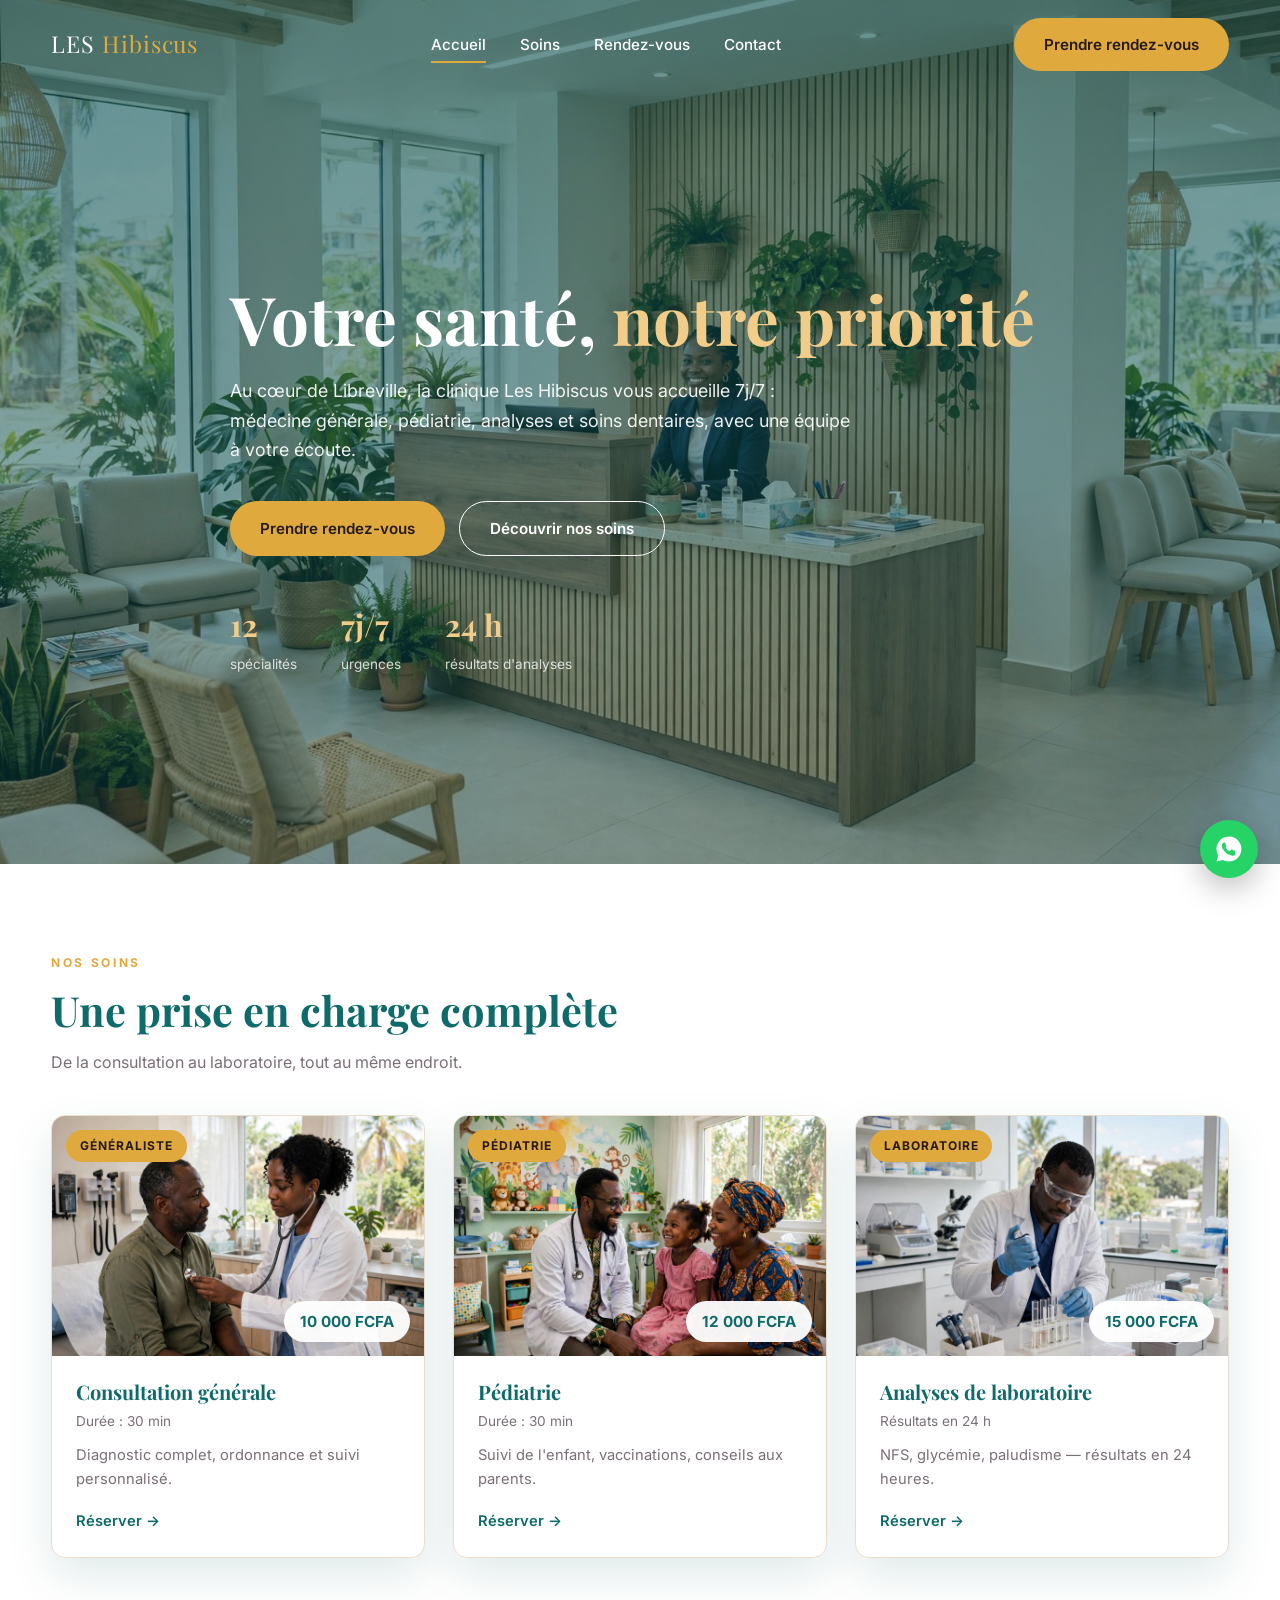
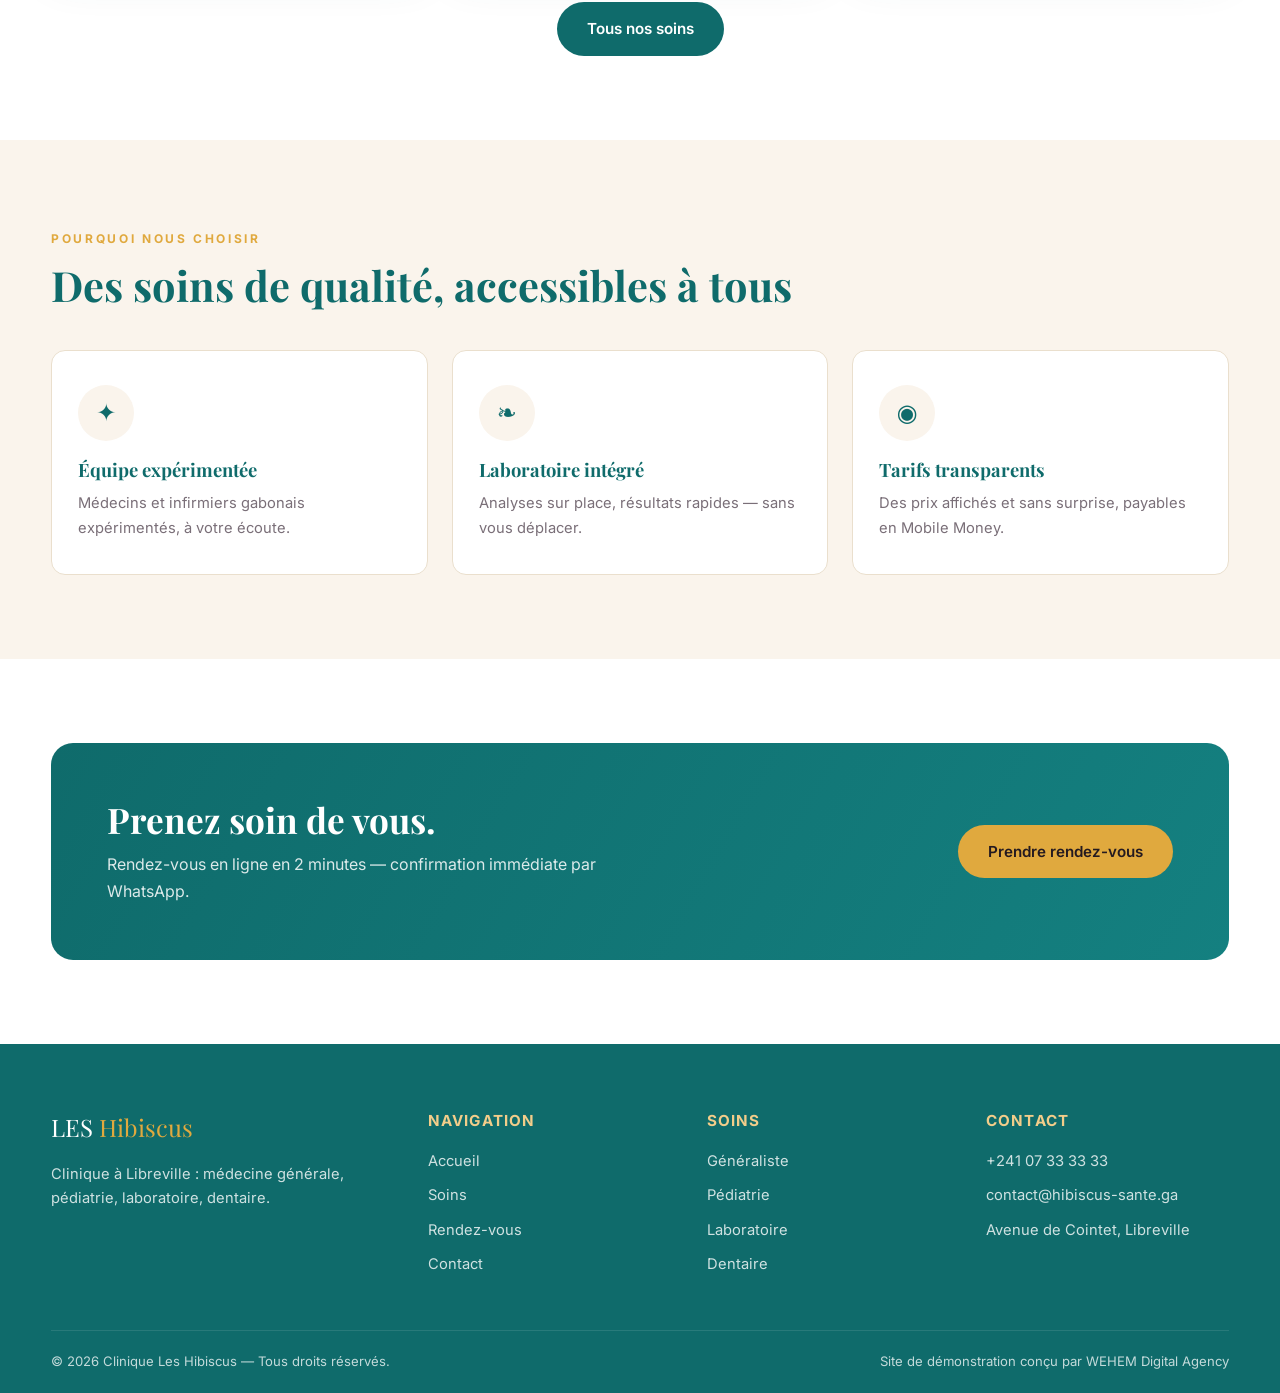
<file: index.html>
<!DOCTYPE html>
<html lang="fr">
<head>
<meta charset="UTF-8">
<meta name="viewport" content="width=device-width, initial-scale=1.0">
<title>Clinique Les Hibiscus — Clinique à Libreville</title>
<meta name="description" content="Clinique Les Hibiscus à Libreville : médecine générale, pédiatrie, laboratoire, dentaire. Prenez rendez-vous en ligne.">
<link rel="preconnect" href="https://fonts.googleapis.com">
<link href="https://fonts.googleapis.com/css2?family=Playfair+Display:wght@500;600;700&family=Inter:wght@400;500;600;700&display=swap" rel="stylesheet">
<link rel="stylesheet" href="styles.css">
</head>
<body>

<header class="header" id="header">
  <div class="container">
    <a href="index.html" class="logo">LES<span> Hibiscus</span></a>
    <nav class="nav" id="nav">
      <a href="index.html">Accueil</a>
      <a href="soins.html">Soins</a>
      <a href="rendez-vous.html">Rendez-vous</a>
      <a href="contact.html">Contact</a>
    </nav>
    <div class="header-cta">
      <a class="btn btn--or" href="rendez-vous.html">Prendre rendez-vous</a>
      <button class="burger" id="burger" aria-label="Menu"><span></span><span></span><span></span></button>
    </div>
  </div>
</header>

<section class="hero">
  <div class="container hero-contenu">
    <h1>Votre santé, <em>notre priorité</em></h1>
    <p>Au cœur de Libreville, la clinique Les Hibiscus vous accueille 7j/7 : médecine générale, pédiatrie, analyses et soins dentaires, avec une équipe à votre écoute.</p>
    <div class="hero-cta">
      <a class="btn btn--or" href="rendez-vous.html">Prendre rendez-vous</a>
      <a class="btn btn--ghost" href="soins.html" style="border-color:#fff;color:#fff">Découvrir nos soins</a>
    </div>
    <div class="hero-stats">
      <div><strong>12</strong><span>spécialités</span></div>
      <div><strong>7j/7</strong><span>urgences</span></div>
      <div><strong>24 h</strong><span>résultats d'analyses</span></div>
    </div>
  </div>
</section>

<section class="section">
  <div class="container">
    <span class="kicker reveal">Nos soins</span>
    <h2 class="titre-section reveal">Une prise en charge complète</h2>
    <p class="sous-titre reveal">De la consultation au laboratoire, tout au même endroit.</p>
    <div class="grille-presta">
      <article class="carte-presta reveal">
        <a href="rendez-vous.html?prestation=generale"><div class="carte-img">
          <img src="images/consultation.jpg" alt="Consultation générale" loading="lazy">
          <span class="badge">Généraliste</span><span class="prix-tag">10 000 FCFA</span>
        </div></a>
        <div class="carte-corps">
          <h3><a href="rendez-vous.html?prestation=generale">Consultation générale</a></h3>
          <p class="carte-duree">Durée : 30 min</p>
          <p class="desc">Diagnostic complet, ordonnance et suivi personnalisé.</p>
          <a class="carte-lien" href="rendez-vous.html?prestation=generale">Réserver →</a>
        </div>
      </article>
      <article class="carte-presta reveal">
        <a href="rendez-vous.html?prestation=pediatrie"><div class="carte-img">
          <img src="images/pediatrie.jpg" alt="Pédiatrie" loading="lazy">
          <span class="badge">Pédiatrie</span><span class="prix-tag">12 000 FCFA</span>
        </div></a>
        <div class="carte-corps">
          <h3><a href="rendez-vous.html?prestation=pediatrie">Pédiatrie</a></h3>
          <p class="carte-duree">Durée : 30 min</p>
          <p class="desc">Suivi de l'enfant, vaccinations, conseils aux parents.</p>
          <a class="carte-lien" href="rendez-vous.html?prestation=pediatrie">Réserver →</a>
        </div>
      </article>
      <article class="carte-presta reveal">
        <a href="rendez-vous.html?prestation=labo"><div class="carte-img">
          <img src="images/laboratoire.jpg" alt="Analyses de laboratoire" loading="lazy">
          <span class="badge">Laboratoire</span><span class="prix-tag">15 000 FCFA</span>
        </div></a>
        <div class="carte-corps">
          <h3><a href="rendez-vous.html?prestation=labo">Analyses de laboratoire</a></h3>
          <p class="carte-duree">Résultats en 24 h</p>
          <p class="desc">NFS, glycémie, paludisme — résultats en 24 heures.</p>
          <a class="carte-lien" href="rendez-vous.html?prestation=labo">Réserver →</a>
        </div>
      </article>
    </div>
    <div class="centre reveal"><a class="btn btn--prune" href="soins.html">Tous nos soins</a></div>
  </div>
</section>

<section class="section section--creme">
  <div class="container">
    <span class="kicker reveal">Pourquoi nous choisir</span>
    <h2 class="titre-section reveal">Des soins de qualité, accessibles à tous</h2>
    <div class="grille-atouts" style="margin-top:40px">
      <div class="atout reveal">
        <div class="atout-icone">✦</div>
        <h3>Équipe expérimentée</h3>
        <p>Médecins et infirmiers gabonais expérimentés, à votre écoute.</p>
      </div>
      <div class="atout reveal">
        <div class="atout-icone">❧</div>
        <h3>Laboratoire intégré</h3>
        <p>Analyses sur place, résultats rapides — sans vous déplacer.</p>
      </div>
      <div class="atout reveal">
        <div class="atout-icone">◉</div>
        <h3>Tarifs transparents</h3>
        <p>Des prix affichés et sans surprise, payables en Mobile Money.</p>
      </div>
    </div>
  </div>
</section>

<section class="section">
  <div class="container">
    <div class="bandeau reveal">
      <div>
        <h2>Prenez soin de vous.</h2>
        <p>Rendez-vous en ligne en 2 minutes — confirmation immédiate par WhatsApp.</p>
      </div>
      <a class="btn btn--or" href="rendez-vous.html">Prendre rendez-vous</a>
    </div>
  </div>
</section>

<footer>
  <div class="container">
    <div class="footer-grille">
      <div>
        <p class="footer-logo">LES<span> Hibiscus</span></p>
        <p style="opacity:.8;font-size:.92rem">Clinique à Libreville : médecine générale, pédiatrie, laboratoire, dentaire.</p>
      </div>
      <div>
        <h4>Navigation</h4>
        <a href="index.html">Accueil</a>
        <a href="soins.html">Soins</a>
        <a href="rendez-vous.html">Rendez-vous</a>
        <a href="contact.html">Contact</a>
      </div>
      <div>
        <h4>Soins</h4>
        <a href="soins.html">Généraliste</a>
        <a href="soins.html">Pédiatrie</a>
        <a href="soins.html">Laboratoire</a>
        <a href="soins.html">Dentaire</a>
      </div>
      <div>
        <h4>Contact</h4>
        <a href="tel:+24107333333">+241 07 33 33 33</a>
        <a href="mailto:contact@hibiscus-sante.ga">contact@hibiscus-sante.ga</a>
        <a href="contact.html">Avenue de Cointet, Libreville</a>
      </div>
    </div>
    <div class="footer-bas">
      <span>© <span id="annee"></span> Clinique Les Hibiscus — Tous droits réservés.</span>
      <span>Site de démonstration conçu par <a href="https://wehem-agency.github.io/" style="display:inline">WEHEM Digital Agency</a></span>
    </div>
  </div>
</footer>

<a class="whatsapp-float" href="https://wa.me/24107333333" target="_blank" rel="noopener" aria-label="WhatsApp">
  <svg width="30" height="30" viewBox="0 0 24 24" fill="#fff"><path d="M12 2a10 10 0 0 0-8.6 15.1L2 22l5-1.3A10 10 0 1 0 12 2zm5.4 14.1c-.2.6-1.3 1.2-1.8 1.2-.5.1-1 .2-3.4-.7-2.9-1.2-4.7-4.1-4.9-4.3-.1-.2-1.1-1.5-1.1-2.9s.7-2 1-2.3c.2-.3.5-.3.7-.3h.5c.2 0 .4 0 .6.5s.8 1.9.8 2c.1.1.1.3 0 .5-.3.6-.6.8-.4 1.1.7 1.2 1.6 2 2.8 2.6.3.2.5.1.7-.1l.8-.9c.2-.3.4-.2.7-.1l2 1c.3.1.5.2.6.4 0 .1 0 .5-.2 1.3z"/></svg>
</a>

<script src="app.js"></script>
</body>
</html>
</file>
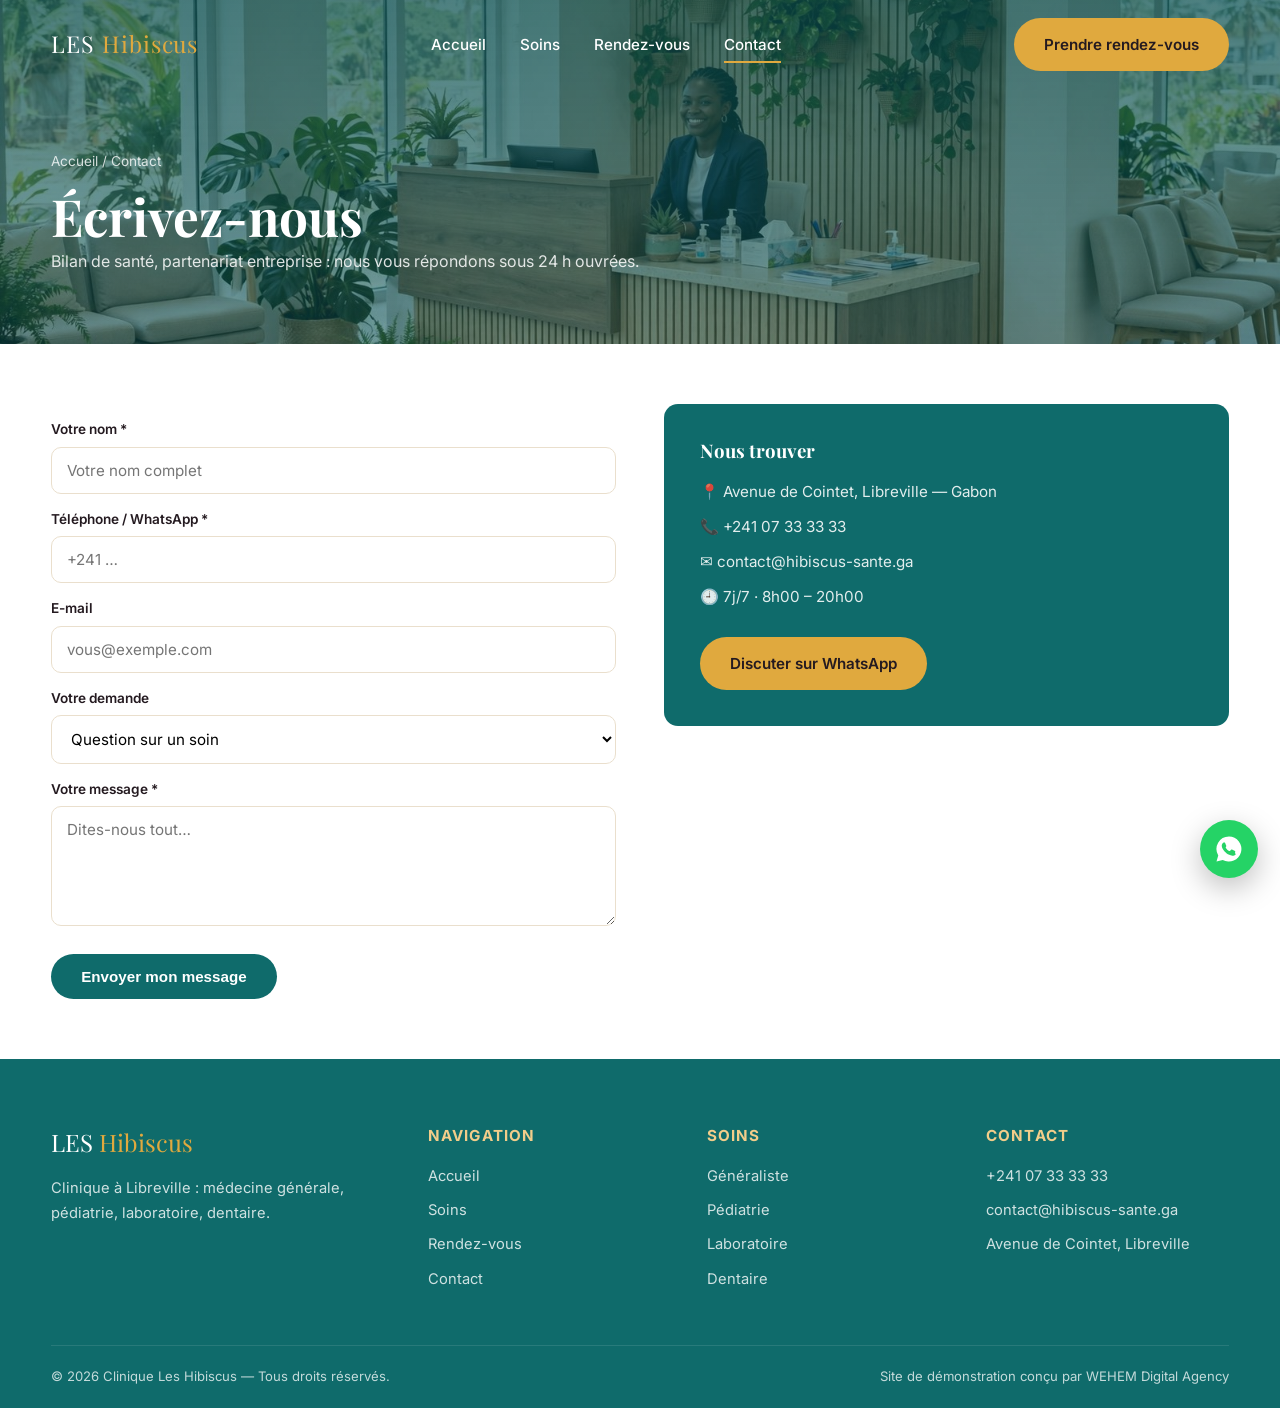
<file: contact.html>
<!DOCTYPE html>
<html lang="fr">
<head>
<meta charset="UTF-8">
<meta name="viewport" content="width=device-width, initial-scale=1.0">
<title>Contact — Clinique Les Hibiscus, Libreville</title>
<meta name="description" content="Contactez la clinique Les Hibiscus : devis bilan de santé, partenariats entreprises. Cointet, Libreville.">
<link rel="preconnect" href="https://fonts.googleapis.com">
<link href="https://fonts.googleapis.com/css2?family=Playfair+Display:wght@500;600;700&family=Inter:wght@400;500;600;700&display=swap" rel="stylesheet">
<link rel="stylesheet" href="styles.css">
</head>
<body>

<header class="header" id="header">
  <div class="container">
    <a href="index.html" class="logo">LES<span> Hibiscus</span></a>
    <nav class="nav" id="nav">
      <a href="index.html">Accueil</a>
      <a href="soins.html">Soins</a>
      <a href="rendez-vous.html">Rendez-vous</a>
      <a href="contact.html">Contact</a>
    </nav>
    <div class="header-cta">
      <a class="btn btn--or" href="rendez-vous.html">Prendre rendez-vous</a>
      <button class="burger" id="burger" aria-label="Menu"><span></span><span></span><span></span></button>
    </div>
  </div>
</header>

<section class="page-hero">
  <div class="container">
    <p class="fil-ariane">Accueil / Contact</p>
    <h1>Écrivez-nous</h1>
    <p style="opacity:.85;max-width:600px">Bilan de santé, partenariat entreprise : nous vous répondons sous 24 h ouvrées.</p>
  </div>
</section>

<div class="container">
  <div class="contact-grille">
    <div class="reveal">
      <form class="formulaire" data-demo>
        <label for="c-nom">Votre nom *</label>
        <input id="c-nom" type="text" required placeholder="Votre nom complet">
        <label for="c-tel">Téléphone / WhatsApp *</label>
        <input id="c-tel" type="tel" required placeholder="+241 …">
        <label for="c-email">E-mail</label>
        <input id="c-email" type="email" placeholder="vous@exemple.com">
        <label for="c-sujet">Votre demande</label>
        <select id="c-sujet">
          <option>Question sur un soin</option>
          <option>Devis bilan de santé</option>
          <option>Partenariat entreprise</option>
          <option>Autre demande</option>
        </select>
        <label for="c-msg">Votre message *</label>
        <textarea id="c-msg" required placeholder="Dites-nous tout…"></textarea>
        <button class="btn btn--prune" type="submit" style="margin-top:20px">Envoyer mon message</button>
        <p class="form-ok">✓ Message envoyé ! Nous vous répondrons sous 24 h ouvrées.</p>
      </form>
    </div>
    <div>
      <div class="carte-adresse reveal">
        <h3>Nous trouver</h3>
        <p>📍 Avenue de Cointet, Libreville — Gabon</p>
        <p>📞 <a href="tel:+24107333333">+241 07 33 33 33</a></p>
        <p>✉️ <a href="mailto:contact@hibiscus-sante.ga">contact@hibiscus-sante.ga</a></p>
        <p>🕘 7j/7 · 8h00 – 20h00</p>
        <a class="btn btn--or" href="https://wa.me/24107333333" target="_blank" rel="noopener" style="margin-top:18px">Discuter sur WhatsApp</a>
      </div>
    </div>
  </div>
</div>

<footer>
  <div class="container">
    <div class="footer-grille">
      <div>
        <p class="footer-logo">LES<span> Hibiscus</span></p>
        <p style="opacity:.8;font-size:.92rem">Clinique à Libreville : médecine générale, pédiatrie, laboratoire, dentaire.</p>
      </div>
      <div>
        <h4>Navigation</h4>
        <a href="index.html">Accueil</a>
        <a href="soins.html">Soins</a>
        <a href="rendez-vous.html">Rendez-vous</a>
        <a href="contact.html">Contact</a>
      </div>
      <div>
        <h4>Soins</h4>
        <a href="soins.html">Généraliste</a>
        <a href="soins.html">Pédiatrie</a>
        <a href="soins.html">Laboratoire</a>
        <a href="soins.html">Dentaire</a>
      </div>
      <div>
        <h4>Contact</h4>
        <a href="tel:+24107333333">+241 07 33 33 33</a>
        <a href="mailto:contact@hibiscus-sante.ga">contact@hibiscus-sante.ga</a>
        <a href="contact.html">Avenue de Cointet, Libreville</a>
      </div>
    </div>
    <div class="footer-bas">
      <span>© <span id="annee"></span> Clinique Les Hibiscus — Tous droits réservés.</span>
      <span>Site de démonstration conçu par <a href="https://wehem-agency.github.io/" style="display:inline">WEHEM Digital Agency</a></span>
    </div>
  </div>
</footer>

<a class="whatsapp-float" href="https://wa.me/24107333333" target="_blank" rel="noopener" aria-label="WhatsApp">
  <svg width="30" height="30" viewBox="0 0 24 24" fill="#fff"><path d="M12 2a10 10 0 0 0-8.6 15.1L2 22l5-1.3A10 10 0 1 0 12 2zm5.4 14.1c-.2.6-1.3 1.2-1.8 1.2-.5.1-1 .2-3.4-.7-2.9-1.2-4.7-4.1-4.9-4.3-.1-.2-1.1-1.5-1.1-2.9s.7-2 1-2.3c.2-.3.5-.3.7-.3h.5c.2 0 .4 0 .6.5s.8 1.9.8 2c.1.1.1.3 0 .5-.3.6-.6.8-.4 1.1.7 1.2 1.6 2 2.8 2.6.3.2.5.1.7-.1l.8-.9c.2-.3.4-.2.7-.1l2 1c.3.1.5.2.6.4 0 .1 0 .5-.2 1.3z"/></svg>
</a>

<script src="app.js"></script>
</body>
</html>
</file>
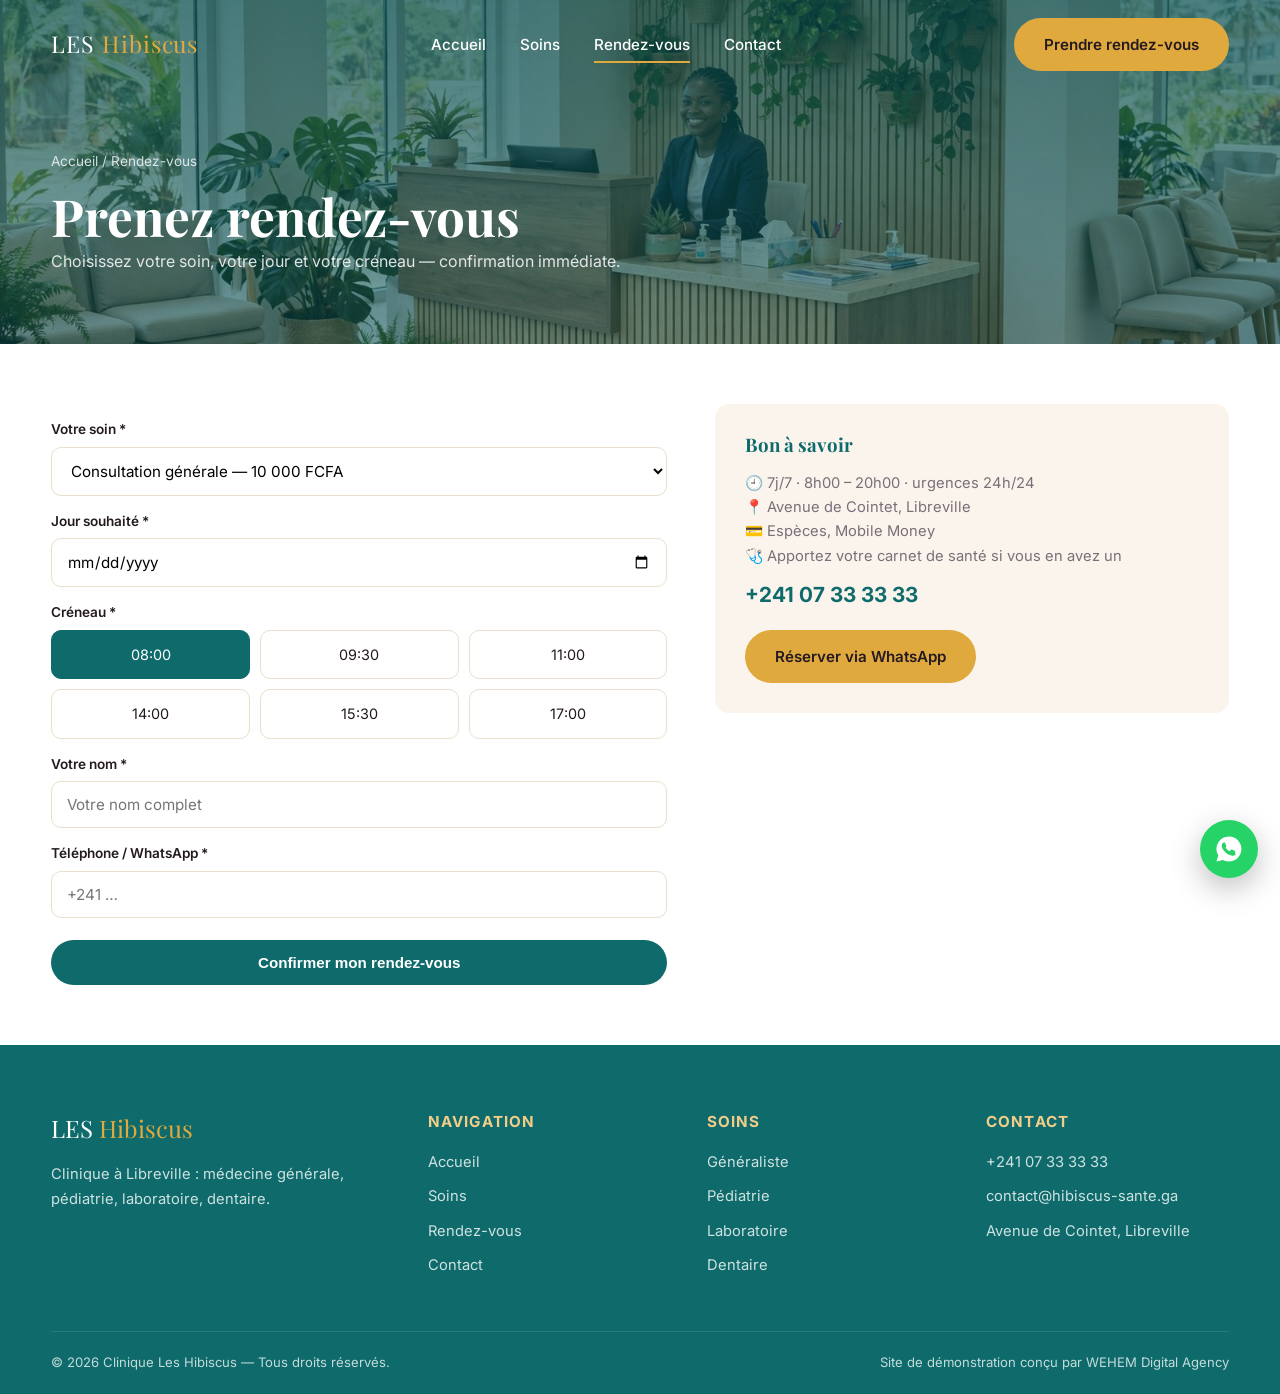
<file: rendez-vous.html>
<!DOCTYPE html>
<html lang="fr">
<head>
<meta charset="UTF-8">
<meta name="viewport" content="width=device-width, initial-scale=1.0">
<title>Rendez-vous — Clinique Les Hibiscus, Libreville</title>
<meta name="description" content="Prenez rendez-vous en ligne : choisissez votre soin, votre jour et votre créneau. Confirmation immédiate.">
<link rel="preconnect" href="https://fonts.googleapis.com">
<link href="https://fonts.googleapis.com/css2?family=Playfair+Display:wght@500;600;700&family=Inter:wght@400;500;600;700&display=swap" rel="stylesheet">
<link rel="stylesheet" href="styles.css">
</head>
<body>

<header class="header" id="header">
  <div class="container">
    <a href="index.html" class="logo">LES<span> Hibiscus</span></a>
    <nav class="nav" id="nav">
      <a href="index.html">Accueil</a>
      <a href="soins.html">Soins</a>
      <a href="rendez-vous.html">Rendez-vous</a>
      <a href="contact.html">Contact</a>
    </nav>
    <div class="header-cta">
      <a class="btn btn--or" href="rendez-vous.html">Prendre rendez-vous</a>
      <button class="burger" id="burger" aria-label="Menu"><span></span><span></span><span></span></button>
    </div>
  </div>
</header>

<section class="page-hero">
  <div class="container">
    <p class="fil-ariane">Accueil / Rendez-vous</p>
    <h1>Prenez rendez-vous</h1>
    <p style="opacity:.85;max-width:600px">Choisissez votre soin, votre jour et votre créneau — confirmation immédiate.</p>
  </div>
</section>

<div class="container">
  <div class="resa-grille">
    <div class="reveal">
      <form class="formulaire" id="form-resa" data-demo>
        <label for="r-prestation">Votre soin *</label>
        <select id="r-prestation" required></select>
        <label for="r-date">Jour souhaité *</label>
        <input id="r-date" type="date" required>
        <label>Créneau *</label>
        <div class="creneaux" id="creneaux"></div>
        <input type="hidden" id="r-creneau">
        <label for="r-nom">Votre nom *</label>
        <input id="r-nom" type="text" required placeholder="Votre nom complet">
        <label for="r-tel">Téléphone / WhatsApp *</label>
        <input id="r-tel" type="tel" required placeholder="+241 …">
        <button class="btn btn--prune" type="submit" style="width:100%;justify-content:center;margin-top:22px">Confirmer mon rendez-vous</button>
        <p class="form-ok">✓ Rendez-vous envoyé ! Nous vous confirmons par WhatsApp dans l'heure.</p>
      </form>
    </div>
    <aside>
      <div class="encadre reveal">
        <h3>Bon à savoir</h3>
        <p style="font-size:.92rem;color:var(--gris)">🕘 7j/7 · 8h00 – 20h00 · urgences 24h/24</p>
        <p style="font-size:.92rem;color:var(--gris)">📍 Avenue de Cointet, Libreville</p>
        <p style="font-size:.92rem;color:var(--gris)">💳 Espèces, Mobile Money</p>
        <p style="font-size:.92rem;color:var(--gris)">🩺 Apportez votre carnet de santé si vous en avez un</p>
        <a class="tel" href="tel:+24107333333">+241 07 33 33 33</a>
        <a class="btn btn--or" href="https://wa.me/24107333333" target="_blank" rel="noopener">Réserver via WhatsApp</a>
      </div>
    </aside>
  </div>
</div>

<footer>
  <div class="container">
    <div class="footer-grille">
      <div>
        <p class="footer-logo">LES<span> Hibiscus</span></p>
        <p style="opacity:.8;font-size:.92rem">Clinique à Libreville : médecine générale, pédiatrie, laboratoire, dentaire.</p>
      </div>
      <div>
        <h4>Navigation</h4>
        <a href="index.html">Accueil</a>
        <a href="soins.html">Soins</a>
        <a href="rendez-vous.html">Rendez-vous</a>
        <a href="contact.html">Contact</a>
      </div>
      <div>
        <h4>Soins</h4>
        <a href="soins.html">Généraliste</a>
        <a href="soins.html">Pédiatrie</a>
        <a href="soins.html">Laboratoire</a>
        <a href="soins.html">Dentaire</a>
      </div>
      <div>
        <h4>Contact</h4>
        <a href="tel:+24107333333">+241 07 33 33 33</a>
        <a href="mailto:contact@hibiscus-sante.ga">contact@hibiscus-sante.ga</a>
        <a href="contact.html">Avenue de Cointet, Libreville</a>
      </div>
    </div>
    <div class="footer-bas">
      <span>© <span id="annee"></span> Clinique Les Hibiscus — Tous droits réservés.</span>
      <span>Site de démonstration conçu par <a href="https://wehem-agency.github.io/" style="display:inline">WEHEM Digital Agency</a></span>
    </div>
  </div>
</footer>

<a class="whatsapp-float" href="https://wa.me/24107333333" target="_blank" rel="noopener" aria-label="WhatsApp">
  <svg width="30" height="30" viewBox="0 0 24 24" fill="#fff"><path d="M12 2a10 10 0 0 0-8.6 15.1L2 22l5-1.3A10 10 0 1 0 12 2zm5.4 14.1c-.2.6-1.3 1.2-1.8 1.2-.5.1-1 .2-3.4-.7-2.9-1.2-4.7-4.1-4.9-4.3-.1-.2-1.1-1.5-1.1-2.9s.7-2 1-2.3c.2-.3.5-.3.7-.3h.5c.2 0 .4 0 .6.5s.8 1.9.8 2c.1.1.1.3 0 .5-.3.6-.6.8-.4 1.1.7 1.2 1.6 2 2.8 2.6.3.2.5.1.7-.1l.8-.9c.2-.3.4-.2.7-.1l2 1c.3.1.5.2.6.4 0 .1 0 .5-.2 1.3z"/></svg>
</a>

<script src="app.js"></script>
</body>
</html>
</file>
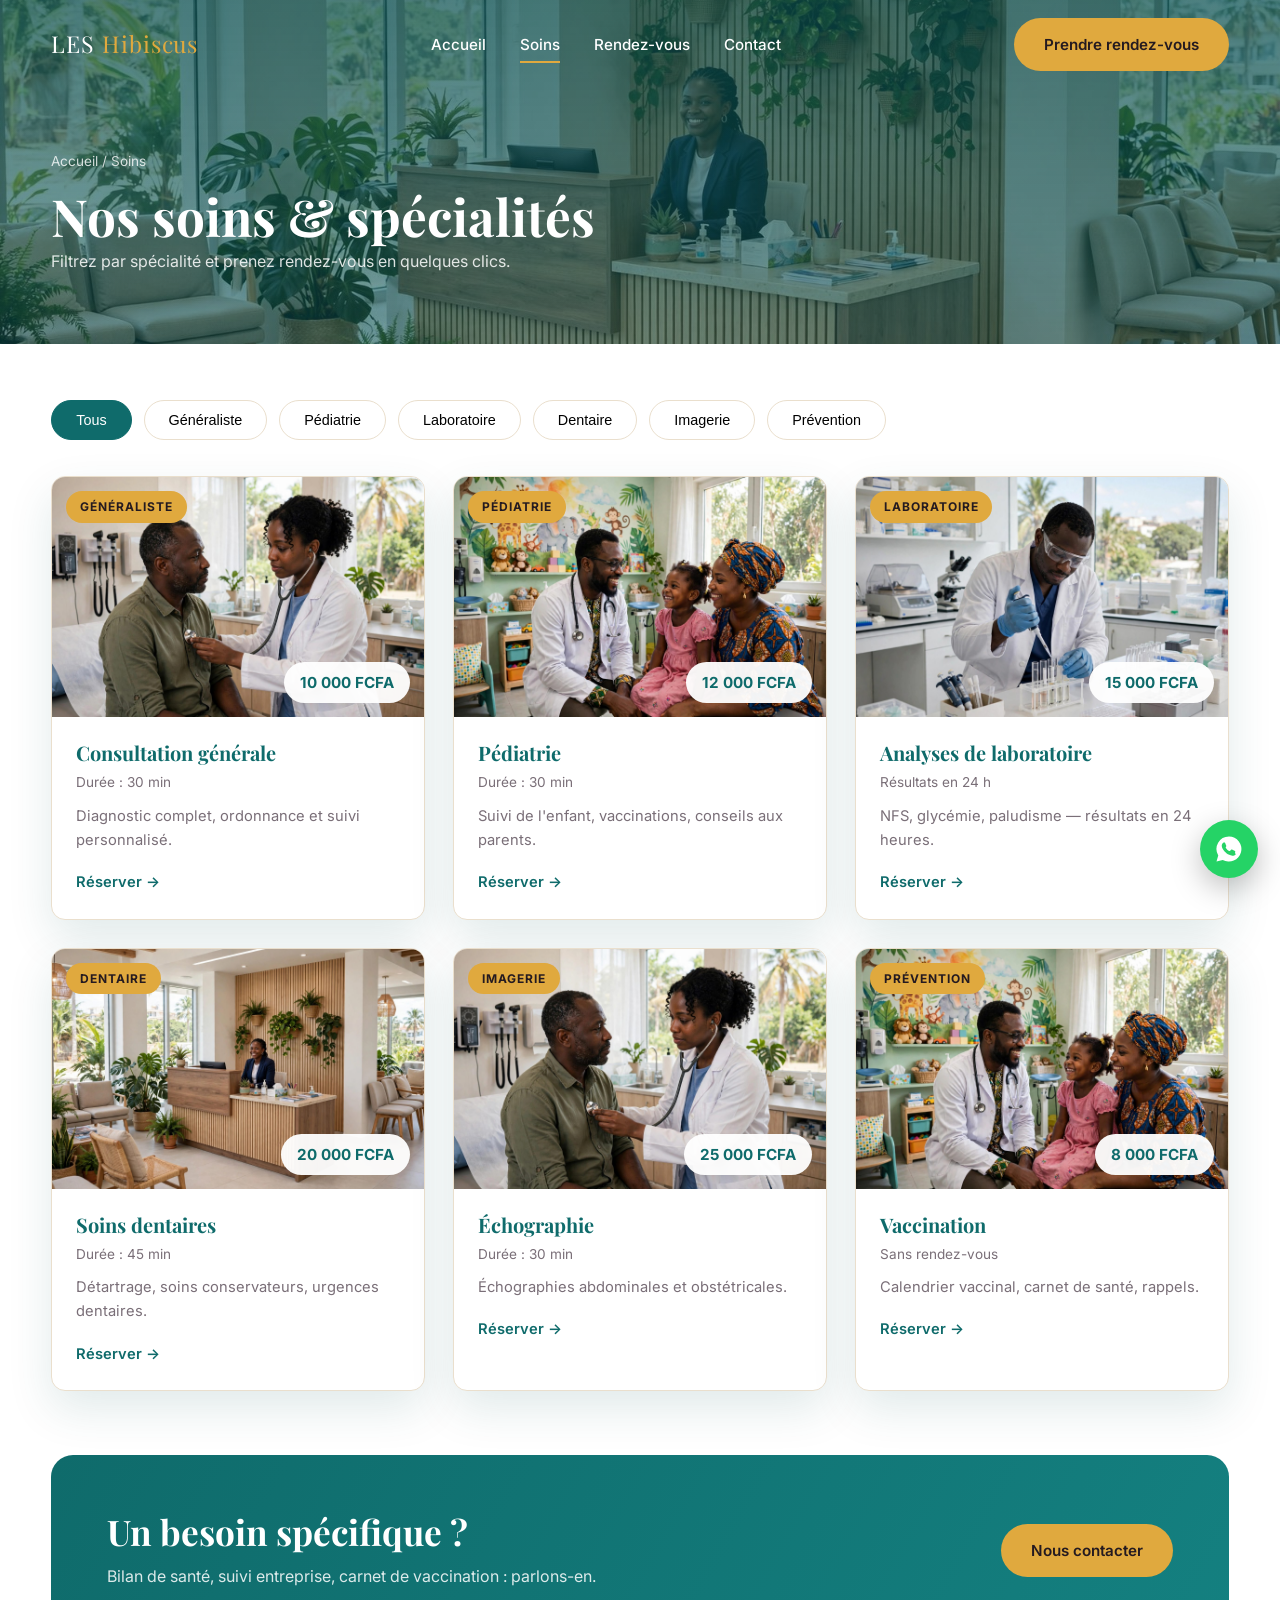
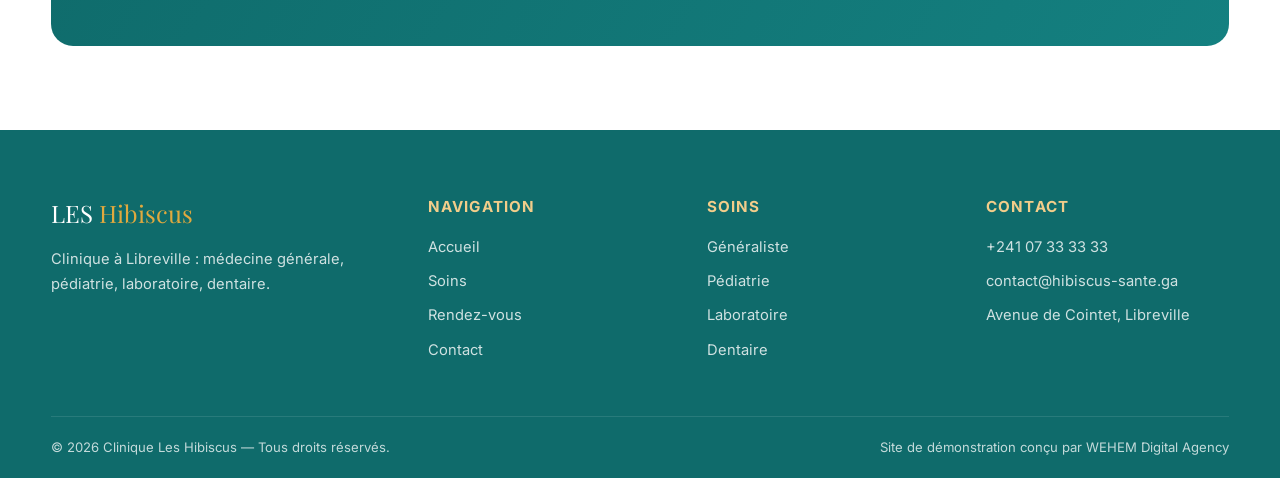
<file: soins.html>
<!DOCTYPE html>
<html lang="fr">
<head>
<meta charset="UTF-8">
<meta name="viewport" content="width=device-width, initial-scale=1.0">
<title>Nos soins — Clinique Les Hibiscus, Libreville</title>
<meta name="description" content="Nos soins : médecine générale, pédiatrie, laboratoire, dentaire, imagerie. Tarifs en FCFA.">
<link rel="preconnect" href="https://fonts.googleapis.com">
<link href="https://fonts.googleapis.com/css2?family=Playfair+Display:wght@500;600;700&family=Inter:wght@400;500;600;700&display=swap" rel="stylesheet">
<link rel="stylesheet" href="styles.css">
</head>
<body>

<header class="header" id="header">
  <div class="container">
    <a href="index.html" class="logo">LES<span> Hibiscus</span></a>
    <nav class="nav" id="nav">
      <a href="index.html">Accueil</a>
      <a href="soins.html">Soins</a>
      <a href="rendez-vous.html">Rendez-vous</a>
      <a href="contact.html">Contact</a>
    </nav>
    <div class="header-cta">
      <a class="btn btn--or" href="rendez-vous.html">Prendre rendez-vous</a>
      <button class="burger" id="burger" aria-label="Menu"><span></span><span></span><span></span></button>
    </div>
  </div>
</header>

<section class="page-hero">
  <div class="container">
    <p class="fil-ariane">Accueil / Soins</p>
    <h1>Nos soins & spécialités</h1>
    <p style="opacity:.85;max-width:600px">Filtrez par spécialité et prenez rendez-vous en quelques clics.</p>
  </div>
</section>

<section class="section" style="padding-top:56px">
  <div class="container">
    <div class="filtres reveal">
      <button class="filtre-btn actif" data-cat="">Tous</button>
      <button class="filtre-btn" data-cat="generaliste">Généraliste</button>
      <button class="filtre-btn" data-cat="pediatrie">Pédiatrie</button>
      <button class="filtre-btn" data-cat="laboratoire">Laboratoire</button>
      <button class="filtre-btn" data-cat="dentaire">Dentaire</button>
      <button class="filtre-btn" data-cat="imagerie">Imagerie</button>
      <button class="filtre-btn" data-cat="prevention">Prévention</button>
    </div>
    <div class="grille-presta" id="grille-presta"></div>
    <div class="bandeau reveal" style="margin-top:64px">
      <div>
        <h2>Un besoin spécifique ?</h2>
        <p>Bilan de santé, suivi entreprise, carnet de vaccination : parlons-en.</p>
      </div>
      <a class="btn btn--or" href="contact.html">Nous contacter</a>
    </div>
  </div>
</section>

<footer>
  <div class="container">
    <div class="footer-grille">
      <div>
        <p class="footer-logo">LES<span> Hibiscus</span></p>
        <p style="opacity:.8;font-size:.92rem">Clinique à Libreville : médecine générale, pédiatrie, laboratoire, dentaire.</p>
      </div>
      <div>
        <h4>Navigation</h4>
        <a href="index.html">Accueil</a>
        <a href="soins.html">Soins</a>
        <a href="rendez-vous.html">Rendez-vous</a>
        <a href="contact.html">Contact</a>
      </div>
      <div>
        <h4>Soins</h4>
        <a href="soins.html">Généraliste</a>
        <a href="soins.html">Pédiatrie</a>
        <a href="soins.html">Laboratoire</a>
        <a href="soins.html">Dentaire</a>
      </div>
      <div>
        <h4>Contact</h4>
        <a href="tel:+24107333333">+241 07 33 33 33</a>
        <a href="mailto:contact@hibiscus-sante.ga">contact@hibiscus-sante.ga</a>
        <a href="contact.html">Avenue de Cointet, Libreville</a>
      </div>
    </div>
    <div class="footer-bas">
      <span>© <span id="annee"></span> Clinique Les Hibiscus — Tous droits réservés.</span>
      <span>Site de démonstration conçu par <a href="https://wehem-agency.github.io/" style="display:inline">WEHEM Digital Agency</a></span>
    </div>
  </div>
</footer>

<a class="whatsapp-float" href="https://wa.me/24107333333" target="_blank" rel="noopener" aria-label="WhatsApp">
  <svg width="30" height="30" viewBox="0 0 24 24" fill="#fff"><path d="M12 2a10 10 0 0 0-8.6 15.1L2 22l5-1.3A10 10 0 1 0 12 2zm5.4 14.1c-.2.6-1.3 1.2-1.8 1.2-.5.1-1 .2-3.4-.7-2.9-1.2-4.7-4.1-4.9-4.3-.1-.2-1.1-1.5-1.1-2.9s.7-2 1-2.3c.2-.3.5-.3.7-.3h.5c.2 0 .4 0 .6.5s.8 1.9.8 2c.1.1.1.3 0 .5-.3.6-.6.8-.4 1.1.7 1.2 1.6 2 2.8 2.6.3.2.5.1.7-.1l.8-.9c.2-.3.4-.2.7-.1l2 1c.3.1.5.2.6.4 0 .1 0 .5-.2 1.3z"/></svg>
</a>

<script src="app.js"></script>
</body>
</html>
</file>
<file: styles.css>
/* CLINIQUE LES HIBISCUS — Clinique (site de démonstration WEHEM) */
:root{
  --prune:#0f6b6b; --prune-2:#148080; --or:#e0a93e; --or-clair:#f2cd8a;
  --creme:#faf4ec; --blanc:#ffffff; --encre:#241a20; --gris:#7a6f78;
  --bord:#eadfcd; --ombre:0 18px 45px rgba(10,80,80,.12);
  --rayon:14px; --font-titre:'Playfair Display',Georgia,serif; --font-texte:'Inter',system-ui,sans-serif;
}
*{margin:0;padding:0;box-sizing:border-box}
html{scroll-behavior:smooth}
body{font-family:var(--font-texte);color:var(--encre);background:var(--blanc);line-height:1.65;font-size:16px}
img{max-width:100%;display:block}
a{color:inherit;text-decoration:none}
.container{width:min(1180px,92%);margin:0 auto}
h1,h2,h3{font-family:var(--font-titre);line-height:1.2;color:var(--prune)}
.section{padding:84px 0}
.section--creme{background:var(--creme)}
.kicker{display:inline-block;text-transform:uppercase;letter-spacing:.22em;font-size:.75rem;color:var(--or);font-weight:700;margin-bottom:12px}
.titre-section{font-size:clamp(1.7rem,3.4vw,2.6rem);margin-bottom:14px}
.sous-titre{color:var(--gris);max-width:640px;margin-bottom:40px}
.btn{display:inline-flex;align-items:center;gap:10px;padding:14px 30px;border-radius:999px;font-weight:600;border:none;cursor:pointer;transition:.25s;font-size:.95rem}
.btn--or{background:var(--or);color:#241a20}
.btn--or:hover{background:var(--or-clair);transform:translateY(-2px)}
.btn--prune{background:var(--prune);color:#fff}
.btn--prune:hover{background:var(--prune-2);transform:translateY(-2px)}
.btn--ghost{border:1.5px solid var(--prune);color:var(--prune);background:transparent}
.btn--ghost:hover{background:var(--prune);color:#fff}

/* Header */
.header{position:fixed;inset:0 0 auto 0;z-index:50;transition:.3s;padding:18px 0}
.header .container{display:flex;align-items:center;justify-content:space-between}
.header--scrolled{background:rgba(255,255,255,.96);backdrop-filter:blur(10px);box-shadow:0 4px 24px rgba(0,0,0,.08);padding:12px 0}
.logo{font-family:var(--font-titre);font-size:1.45rem;color:#fff;letter-spacing:.04em}
.logo span{color:var(--or)}
.header--scrolled .logo{color:var(--prune)}
.nav{display:flex;gap:34px;align-items:center}
.nav a{color:#fff;font-weight:500;font-size:.95rem;position:relative}
.header--scrolled .nav a{color:var(--prune)}
.nav a::after{content:"";position:absolute;left:0;bottom:-6px;width:0;height:2px;background:var(--or);transition:.25s}
.nav a:hover::after,.nav a.actif::after{width:100%}
.header-cta{display:flex;gap:12px;align-items:center}
.burger{display:none;background:none;border:none;cursor:pointer;flex-direction:column;gap:5px;padding:6px}
.burger span{width:26px;height:2.5px;background:#fff;border-radius:2px;transition:.3s}
.header--scrolled .burger span{background:var(--prune)}

/* Hero */
.hero{min-height:96vh;display:flex;align-items:center;position:relative;color:#fff;
  background:linear-gradient(rgba(10,80,80,.62),rgba(10,80,80,.42)),url('images/hero-clinique.jpg') center/cover}
.hero-contenu{padding-top:90px;max-width:820px}
.hero h1{color:#fff;font-size:clamp(2.4rem,5.5vw,4.2rem);margin-bottom:18px}
.hero h1 em{color:var(--or-clair);font-style:normal}
.hero p{font-size:1.12rem;opacity:.92;margin-bottom:36px;max-width:620px}
.hero-cta{display:flex;gap:14px;flex-wrap:wrap}
.hero-stats{display:flex;gap:44px;margin-top:44px}
.hero-stats div strong{display:block;font-family:var(--font-titre);font-size:1.9rem;color:var(--or-clair)}
.hero-stats div span{font-size:.85rem;opacity:.8}

/* Cartes prestations */
.grille-presta{display:grid;grid-template-columns:repeat(3,1fr);gap:28px}
.carte-presta{background:#fff;border-radius:var(--rayon);overflow:hidden;box-shadow:var(--ombre);transition:.3s;border:1px solid var(--bord)}
.carte-presta:hover{transform:translateY(-6px)}
.carte-img{position:relative;height:240px;overflow:hidden}
.carte-img img{width:100%;height:100%;object-fit:cover;transition:.5s}
.carte-presta:hover .carte-img img{transform:scale(1.06)}
.badge{position:absolute;top:14px;left:14px;background:var(--or);color:#241a20;font-size:.75rem;font-weight:700;
  padding:6px 14px;border-radius:999px;text-transform:uppercase;letter-spacing:.08em}
.prix-tag{position:absolute;bottom:14px;right:14px;background:rgba(255,255,255,.95);color:var(--prune);
  font-weight:700;padding:8px 16px;border-radius:999px;font-size:.95rem}
.carte-corps{padding:24px}
.carte-corps h3{font-size:1.25rem;margin-bottom:6px}
.carte-duree{color:var(--gris);font-size:.85rem;margin-bottom:10px}
.carte-corps p.desc{font-size:.92rem;color:var(--gris);margin-bottom:16px}
.carte-lien{color:var(--prune);font-weight:600;font-size:.92rem}
.carte-lien:hover{color:var(--or)}
.centre{text-align:center;margin-top:44px}

/* Filtres */
.filtres{display:flex;gap:12px;flex-wrap:wrap;margin-bottom:36px}
.filtre-btn{padding:11px 24px;border-radius:999px;border:1.5px solid var(--bord);background:#fff;
  cursor:pointer;font-size:.9rem;font-weight:500;transition:.2s}
.filtre-btn:hover{border-color:var(--prune)}
.filtre-btn.actif{background:var(--prune);color:#fff;border-color:var(--prune)}
.vide{text-align:center;padding:60px;color:var(--gris);grid-column:1/-1}

/* Bandeau */
.bandeau{background:linear-gradient(120deg,var(--prune),var(--prune-2));color:#fff;border-radius:22px;
  padding:56px;display:flex;align-items:center;justify-content:space-between;gap:32px;flex-wrap:wrap}
.bandeau h2{color:#fff;font-size:clamp(1.5rem,3vw,2.2rem);margin-bottom:10px}
.bandeau p{opacity:.85;max-width:520px}

/* Atouts */
.grille-atouts{display:grid;grid-template-columns:repeat(3,1fr);gap:24px}
.atout{background:#fff;border:1px solid var(--bord);border-radius:var(--rayon);padding:34px 26px}
.atout-icone{width:56px;height:56px;border-radius:50%;background:var(--creme);color:var(--prune);
  display:flex;align-items:center;justify-content:center;font-size:1.5rem;margin-bottom:18px}
.atout h3{font-size:1.15rem;margin-bottom:10px}
.atout p{font-size:.92rem;color:var(--gris)}

/* Page hero */
.page-hero{background:linear-gradient(rgba(10,80,80,.72),rgba(10,80,80,.55)),url('images/hero-clinique.jpg') center/cover;
  padding:150px 0 70px;color:#fff}
.page-hero h1{color:#fff;font-size:clamp(2rem,4.5vw,3.2rem)}
.fil-ariane{font-size:.85rem;opacity:.8;margin-bottom:14px}

/* Formulaires */
.formulaire label{display:block;font-size:.85rem;font-weight:600;margin:14px 0 6px}
.formulaire input,.formulaire select,.formulaire textarea{width:100%;padding:13px 15px;border:1.5px solid var(--bord);
  border-radius:10px;font-size:.95rem;font-family:var(--font-texte);outline:none;transition:.2s;background:#fff}
.formulaire input:focus,.formulaire select:focus,.formulaire textarea:focus{border-color:var(--or)}
.formulaire textarea{min-height:120px;resize:vertical}
.form-ok{display:none;background:#e9f7ef;border:1px solid #9ed9b4;color:#1d6b3c;border-radius:10px;padding:16px;margin-top:16px}
.resa-grille{display:grid;grid-template-columns:1.2fr 1fr;gap:48px;padding:60px 0;align-items:start}
.encadre{background:var(--creme);border-radius:var(--rayon);padding:30px;position:sticky;top:110px}
.encadre h3{margin-bottom:14px}
.encadre .tel{font-size:1.3rem;font-weight:700;color:var(--prune);margin:10px 0 18px;display:block}
.creneaux{display:grid;grid-template-columns:repeat(3,1fr);gap:10px;margin-top:6px}
.creneau{padding:12px;border:1.5px solid var(--bord);border-radius:10px;text-align:center;cursor:pointer;font-size:.9rem;background:#fff;transition:.2s}
.creneau:hover{border-color:var(--prune)}
.creneau.choisi{background:var(--prune);color:#fff;border-color:var(--prune)}

/* Contact */
.contact-grille{display:grid;grid-template-columns:1fr 1fr;gap:48px;padding:60px 0;align-items:start}
.carte-adresse{background:var(--prune);color:#fff;border-radius:var(--rayon);padding:36px}
.carte-adresse h3{color:#fff;margin-bottom:16px}
.carte-adresse p{opacity:.88;margin-bottom:10px;font-size:.95rem}

/* Footer */
footer{background:var(--prune);color:#fff;padding:64px 0 0}
.footer-grille{display:grid;grid-template-columns:1.4fr 1fr 1fr 1fr;gap:36px;padding-bottom:44px}
.footer-grille h4{color:var(--or-clair);margin-bottom:16px;font-size:.95rem;text-transform:uppercase;letter-spacing:.08em}
.footer-grille a{display:block;opacity:.8;margin-bottom:10px;font-size:.92rem}
.footer-grille a:hover{opacity:1;color:var(--or-clair)}
.footer-logo{font-family:var(--font-titre);font-size:1.5rem;margin-bottom:14px}
.footer-logo span{color:var(--or)}
.footer-bas{border-top:1px solid rgba(255,255,255,.14);padding:20px 0;display:flex;justify-content:space-between;
  gap:12px;flex-wrap:wrap;font-size:.82rem;opacity:.75}

/* Divers */
.whatsapp-float{position:fixed;right:22px;bottom:22px;z-index:60;width:58px;height:58px;border-radius:50%;
  background:#25d366;display:flex;align-items:center;justify-content:center;box-shadow:0 10px 30px rgba(0,0,0,.25);transition:.25s}
.whatsapp-float:hover{transform:scale(1.1)}
.reveal{opacity:0;transform:translateY(28px);transition:opacity .7s,transform .7s}
.reveal.visible{opacity:1;transform:none}

@media(max-width:1024px){
  .grille-presta{grid-template-columns:repeat(2,1fr)}
  .grille-atouts{grid-template-columns:repeat(2,1fr)}
  .resa-grille,.contact-grille{grid-template-columns:1fr}
  .footer-grille{grid-template-columns:1fr 1fr}
}
@media(max-width:768px){
  .nav{position:fixed;inset:0 0 0 auto;width:min(320px,84vw);background:var(--prune);flex-direction:column;
    align-items:flex-start;padding:100px 36px;gap:26px;transform:translateX(100%);transition:.35s}
  .nav.ouvert{transform:none}
  .nav a{color:#fff!important;font-size:1.1rem}
  .burger{display:flex;z-index:60}
  .burger.ouvert span:nth-child(1){transform:translateY(7.5px) rotate(45deg)}
  .burger.ouvert span:nth-child(2){opacity:0}
  .burger.ouvert span:nth-child(3){transform:translateY(-7.5px) rotate(-45deg)}
  .header-cta .btn{display:none}
  .grille-presta,.grille-atouts{grid-template-columns:1fr}
  .hero-stats{flex-wrap:wrap;gap:24px}
  .bandeau{padding:36px 28px}
  .section{padding:60px 0}
  .creneaux{grid-template-columns:repeat(2,1fr)}
}
</file>
